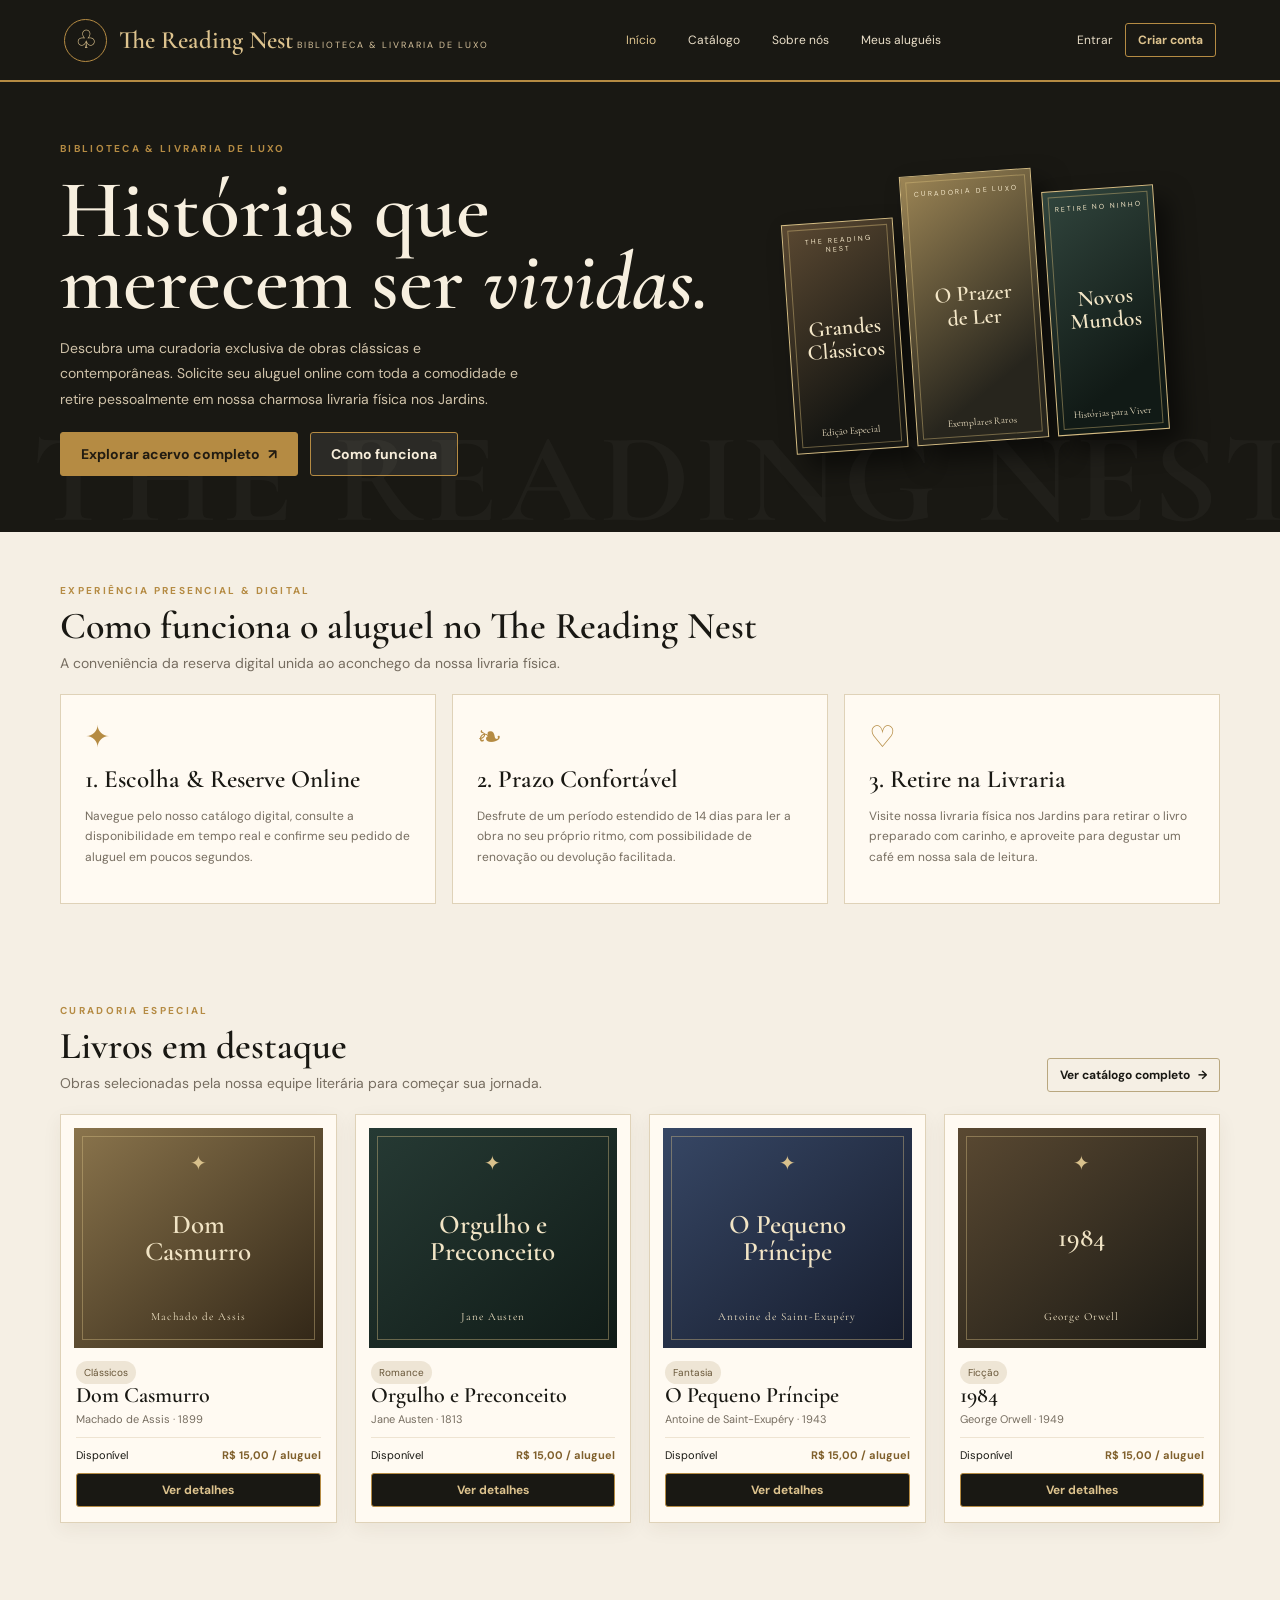
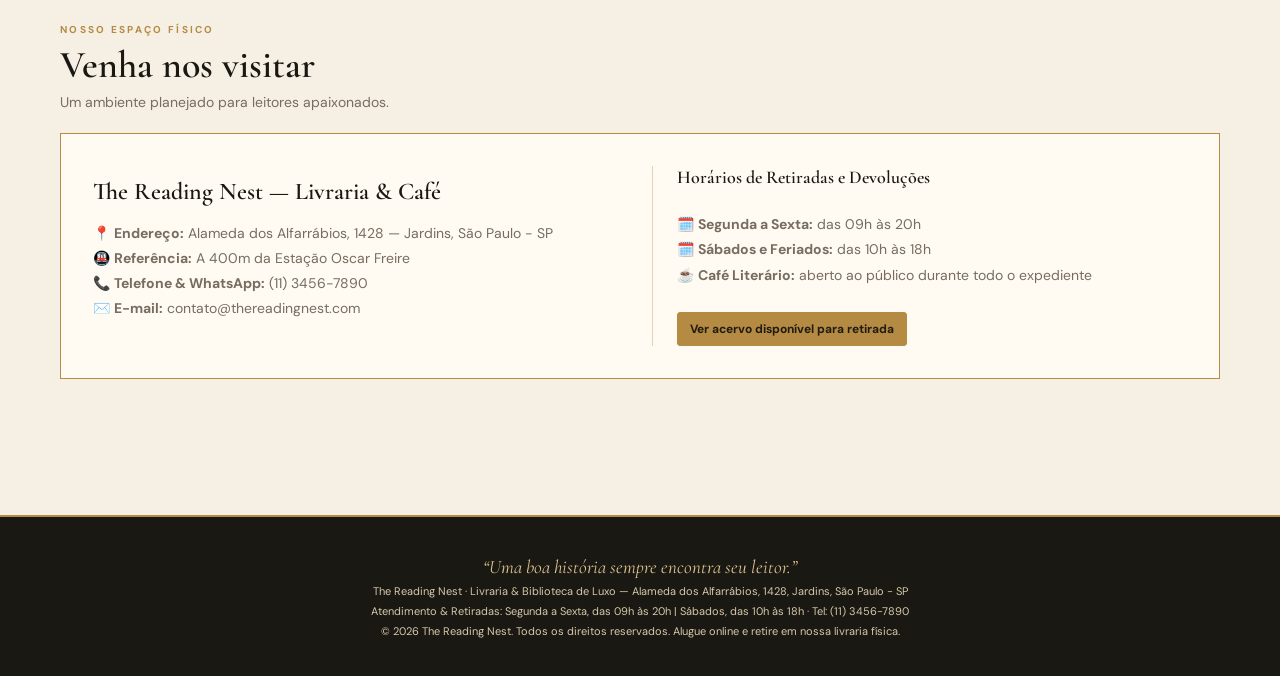
<file: index.html>
<!doctype html>
<html lang="pt-BR">

<head>
  <meta charset="utf-8">
  <meta name="viewport" content="width=device-width,initial-scale=1">
  <meta name="theme-color" content="#171612">
  <meta name="description" content="The Reading Nest — Biblioteca & Livraria de Luxo. Alugue online e retire em nossa livraria física.">
  <title>The Reading Nest | Biblioteca & Livraria de Luxo</title>
  <link rel="preconnect" href="https://fonts.googleapis.com">
  <link rel="preconnect" href="https://fonts.gstatic.com" crossorigin>
  <link
    href="https://fonts.googleapis.com/css2?family=Cormorant+Garamond:wght@400;500;600;700&family=DM+Sans:wght@400;500;600;700&display=swap"
    rel="stylesheet">
  <link rel="stylesheet" href="css/style.css">
</head>

<body data-page="home">
  <div id="app"></div>
  <script src="js/data.js"></script>
  <script src="js/app.js"></script>
</body>

</html>
</file>
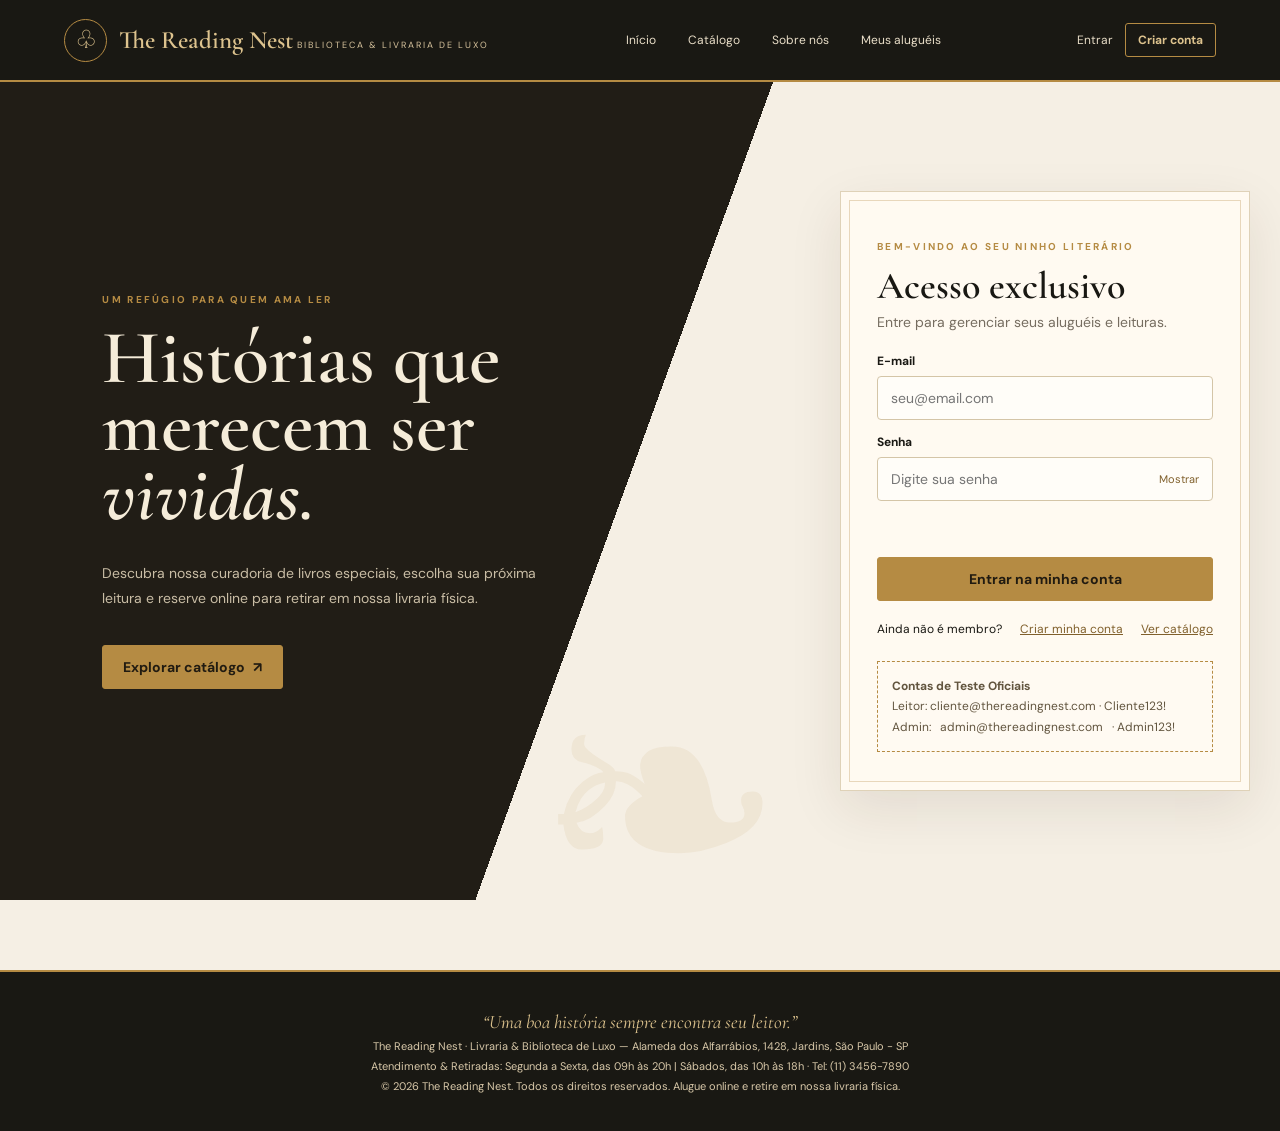
<file: admin.html>
<!doctype html>
<html lang="pt-BR">

<head>
    <meta charset="utf-8">
    <meta name="viewport" content="width=device-width,initial-scale=1">
    <title>Painel administrativo | The Reading Nest</title>
    <link rel="preconnect" href="https://fonts.googleapis.com">
    <link
        href="https://fonts.googleapis.com/css2?family=Cormorant+Garamond:wght@400;500;600;700&family=DM+Sans:wght@400;500;600;700&display=swap"
        rel="stylesheet">
    <link rel="stylesheet" href="css/style.css">
</head>

<body data-page="admin">
    <div id="app"></div>
    <script src="js/data.js"></script>
    <script src="js/app.js"></script>
</body>

</html>
</file>
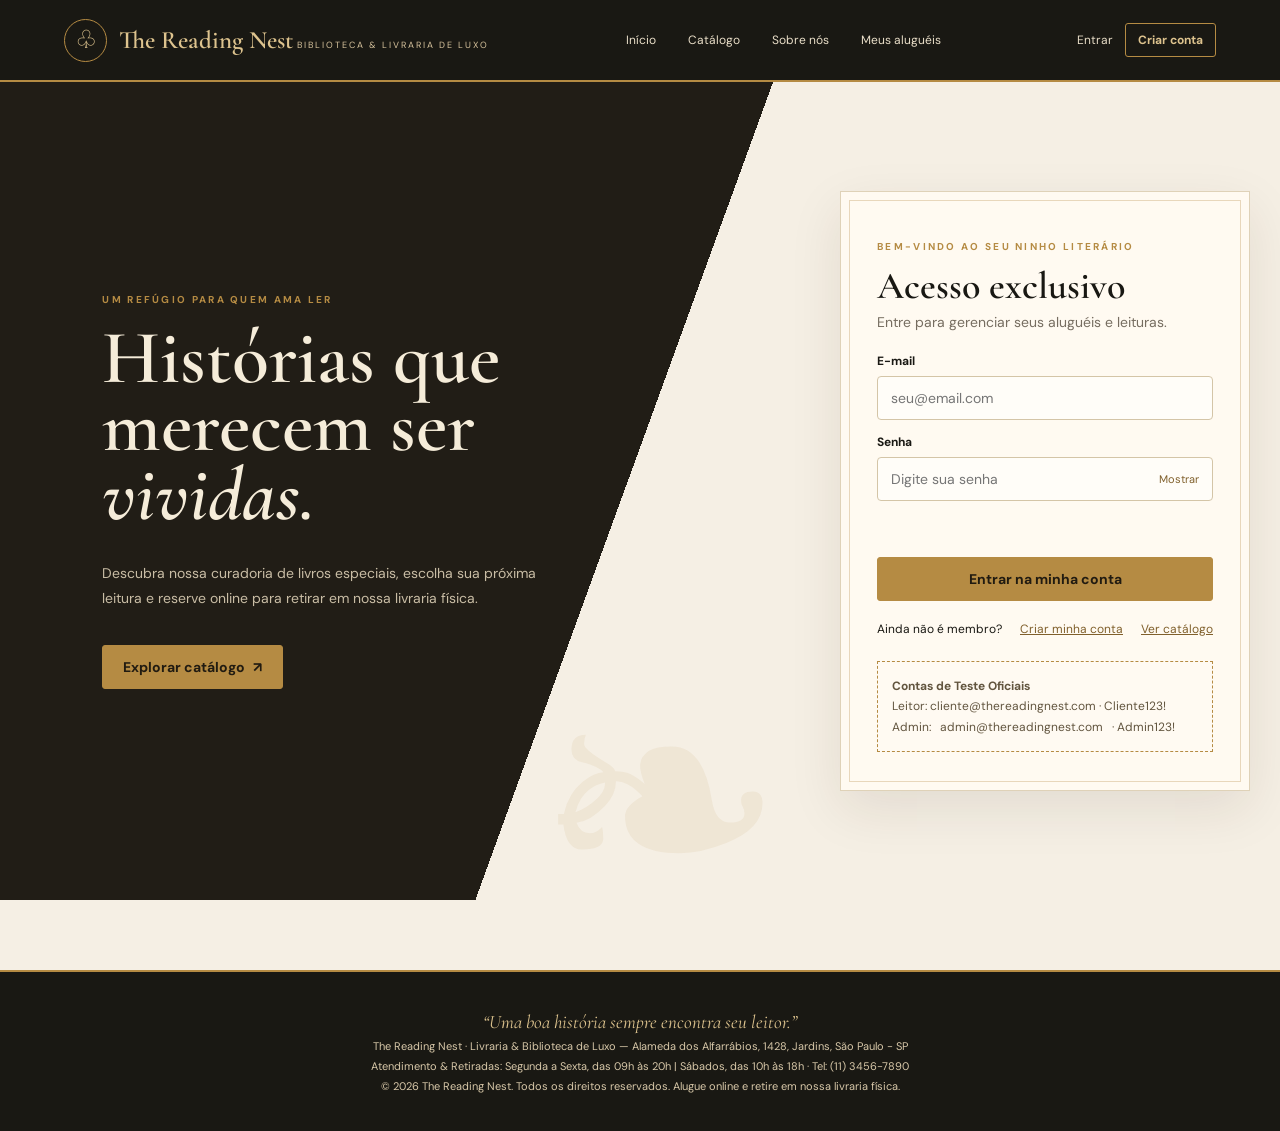
<file: alugueis.html>
<!doctype html>
<html lang="pt-BR">

<head>
    <meta charset="utf-8">
    <meta name="viewport" content="width=device-width,initial-scale=1">
    <title>Meus aluguéis | The Reading Nest</title>
    <link rel="preconnect" href="https://fonts.googleapis.com">
    <link
        href="https://fonts.googleapis.com/css2?family=Cormorant+Garamond:wght@400;500;600;700&family=DM+Sans:wght@400;500;600;700&display=swap"
        rel="stylesheet">
    <link rel="stylesheet" href="css/style.css">
</head>

<body data-page="rentals">
    <div id="app"></div>
    <script src="js/data.js"></script>
    <script src="js/app.js"></script>
</body>

</html>
</file>
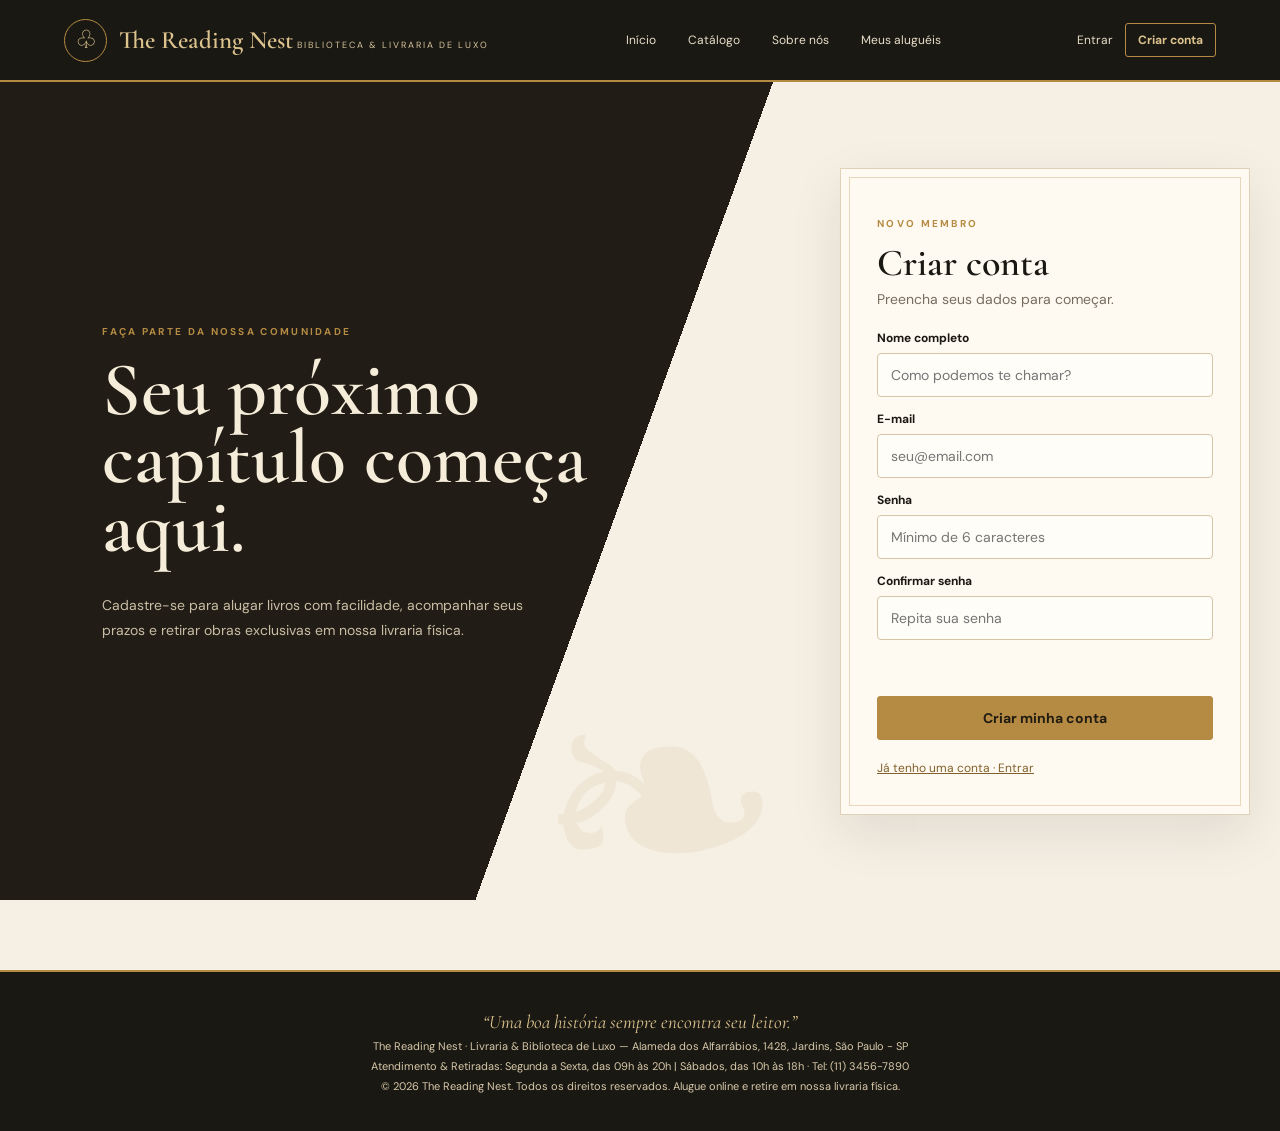
<file: cadastro.html>
<!doctype html>
<html lang="pt-BR">

<head>
    <meta charset="utf-8">
    <meta name="viewport" content="width=device-width,initial-scale=1">
    <title>Criar conta | The Reading Nest</title>
    <link rel="preconnect" href="https://fonts.googleapis.com">
    <link
        href="https://fonts.googleapis.com/css2?family=Cormorant+Garamond:wght@400;500;600;700&family=DM+Sans:wght@400;500;600;700&display=swap"
        rel="stylesheet">
    <link rel="stylesheet" href="css/style.css">
</head>

<body data-page="register">
    <div id="app"></div>
    <script src="js/data.js"></script>
    <script src="js/app.js"></script>
</body>

</html>
</file>
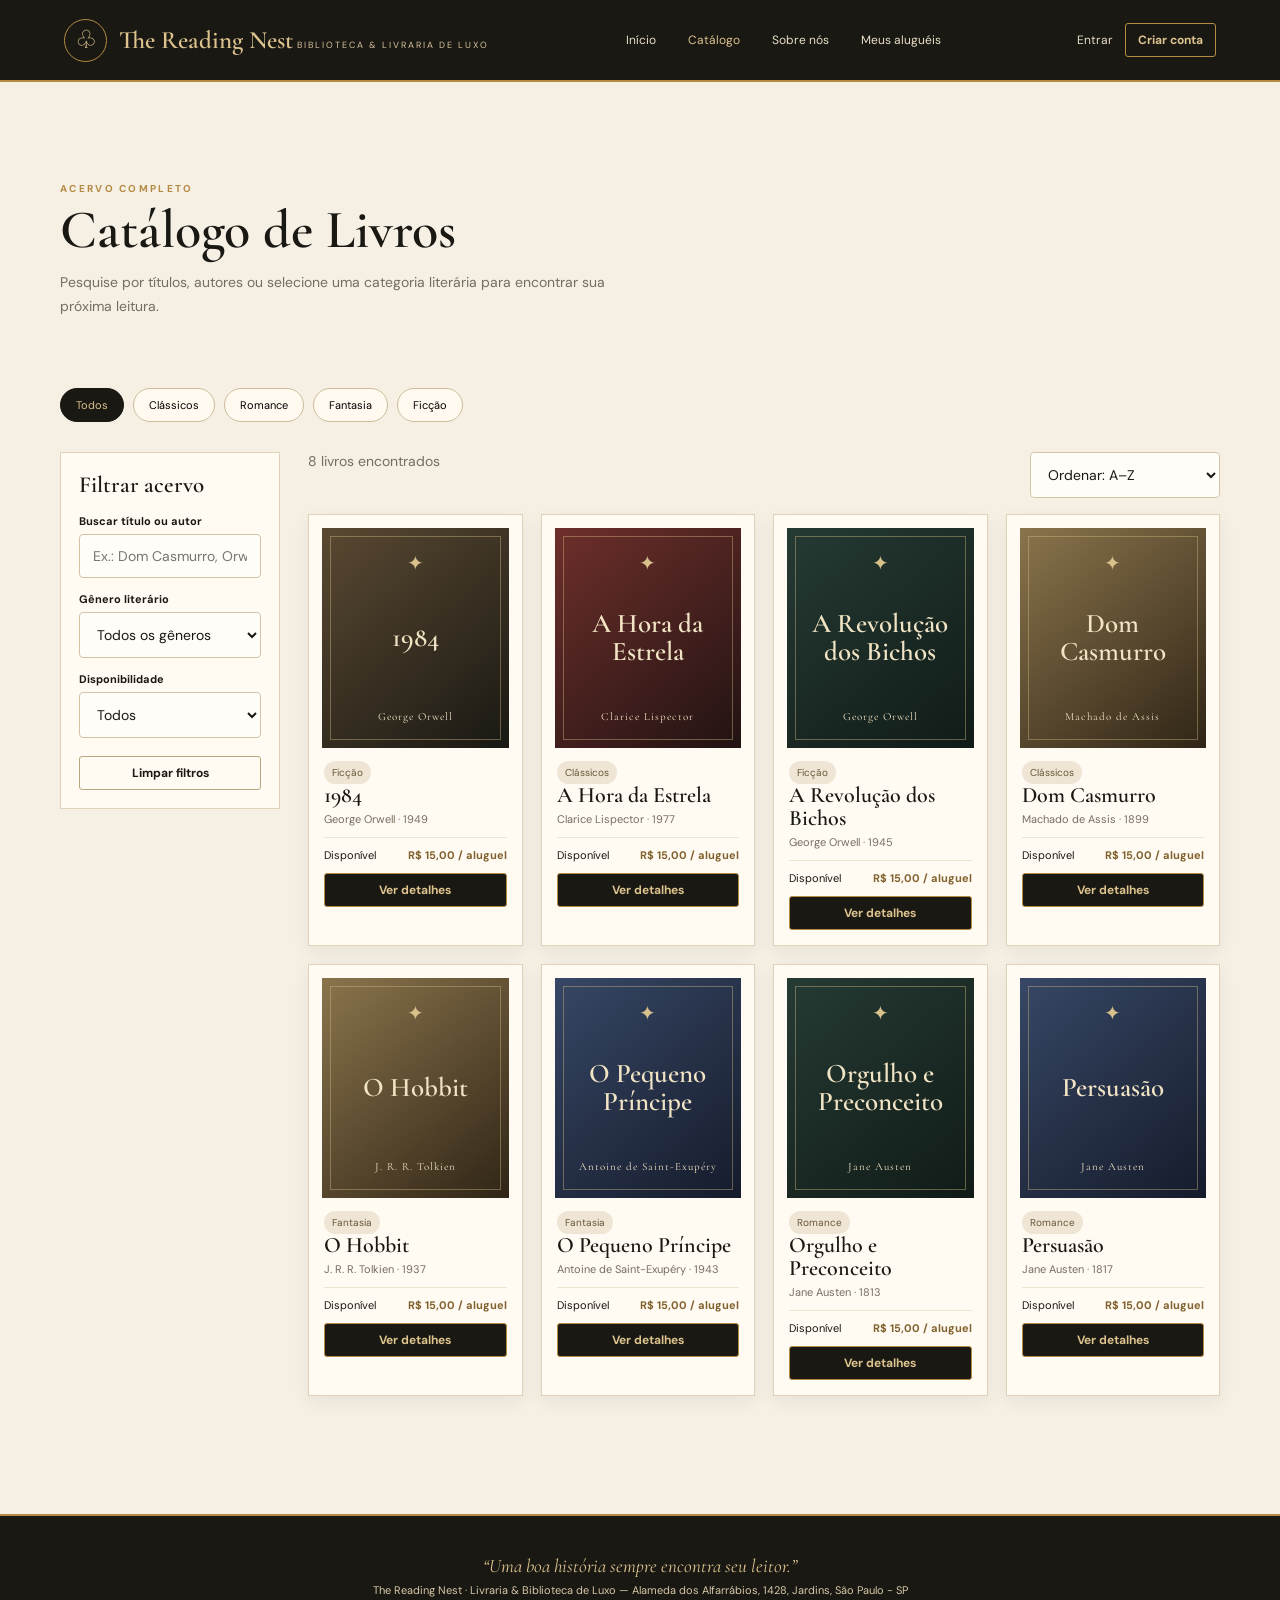
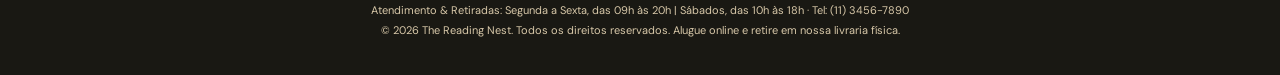
<file: catalogo.html>
<!doctype html>
<html lang="pt-BR">

<head>
    <meta charset="utf-8">
    <meta name="viewport" content="width=device-width,initial-scale=1">
    <title>Catálogo | The Reading Nest</title>
    <link rel="preconnect" href="https://fonts.googleapis.com">
    <link
        href="https://fonts.googleapis.com/css2?family=Cormorant+Garamond:wght@400;500;600;700&family=DM+Sans:wght@400;500;600;700&display=swap"
        rel="stylesheet">
    <link rel="stylesheet" href="css/style.css">
</head>

<body data-page="catalog">
    <div id="app"></div>
    <script src="js/data.js"></script>
    <script src="js/app.js"></script>
</body>

</html>
</file>
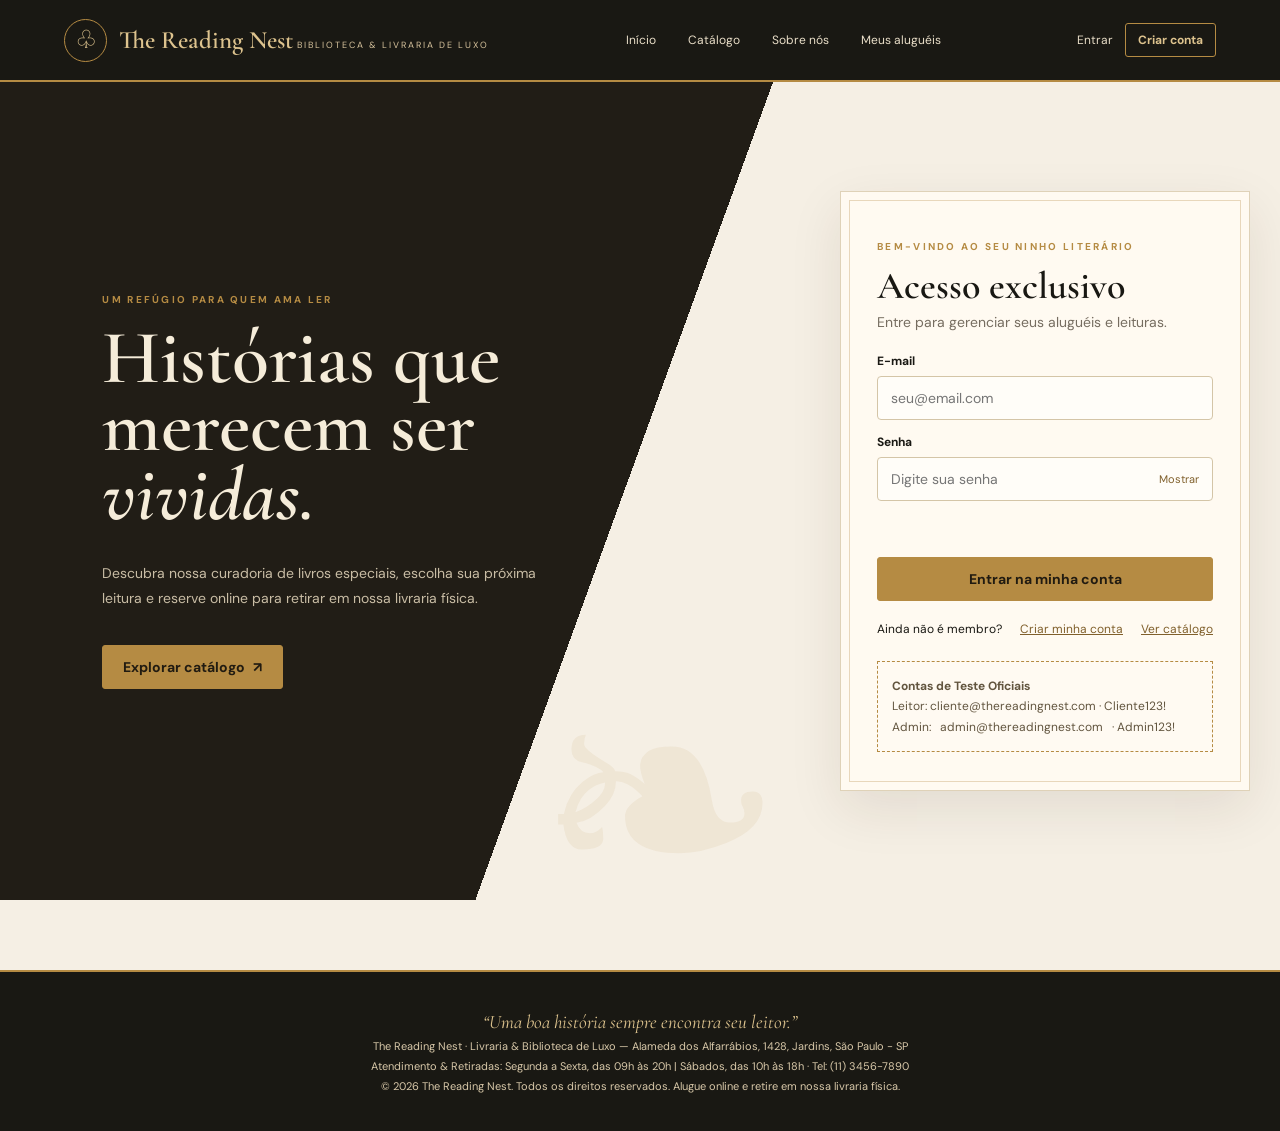
<file: cliente.html>
<!doctype html>
<html lang="pt-BR">

<head>
    <meta charset="utf-8">
    <meta name="viewport" content="width=device-width,initial-scale=1">
    <title>Minha conta | The Reading Nest</title>
    <link rel="preconnect" href="https://fonts.googleapis.com">
    <link
        href="https://fonts.googleapis.com/css2?family=Cormorant+Garamond:wght@400;500;600;700&family=DM+Sans:wght@400;500;600;700&display=swap"
        rel="stylesheet">
    <link rel="stylesheet" href="css/style.css">
</head>

<body data-page="account">
    <div id="app"></div>
    <script src="js/data.js"></script>
    <script src="js/app.js"></script>
</body>

</html>
</file>
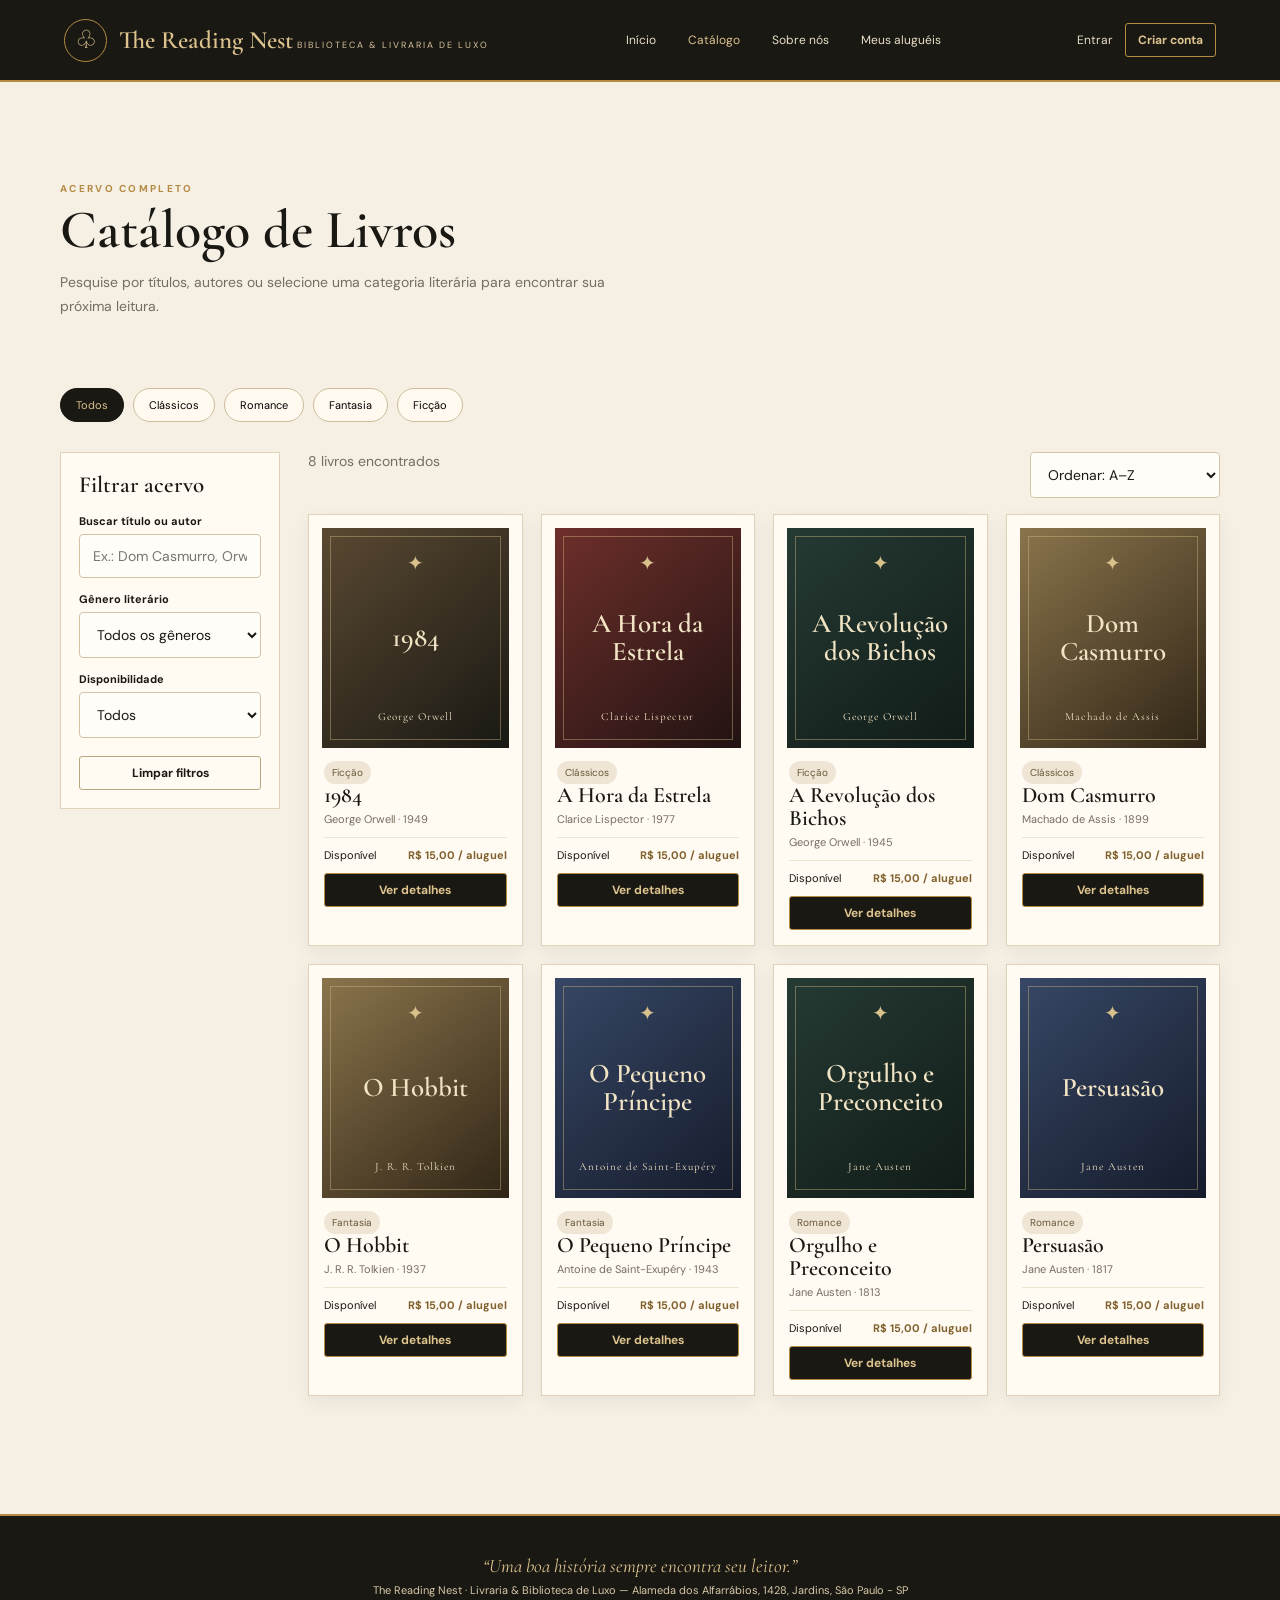
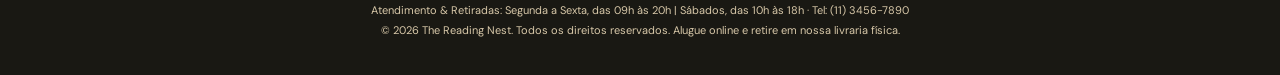
<file: livro.html>
<!doctype html>
<html lang="pt-BR">

<head>
    <meta charset="utf-8">
    <meta name="viewport" content="width=device-width,initial-scale=1">
    <title>Livro | The Reading Nest</title>
    <link rel="preconnect" href="https://fonts.googleapis.com">
    <link
        href="https://fonts.googleapis.com/css2?family=Cormorant+Garamond:wght@400;500;600;700&family=DM+Sans:wght@400;500;600;700&display=swap"
        rel="stylesheet">
    <link rel="stylesheet" href="css/style.css">
</head>

<body data-page="book">
    <div id="app"></div>
    <script src="js/data.js"></script>
    <script src="js/app.js"></script>
</body>

</html>
</file>
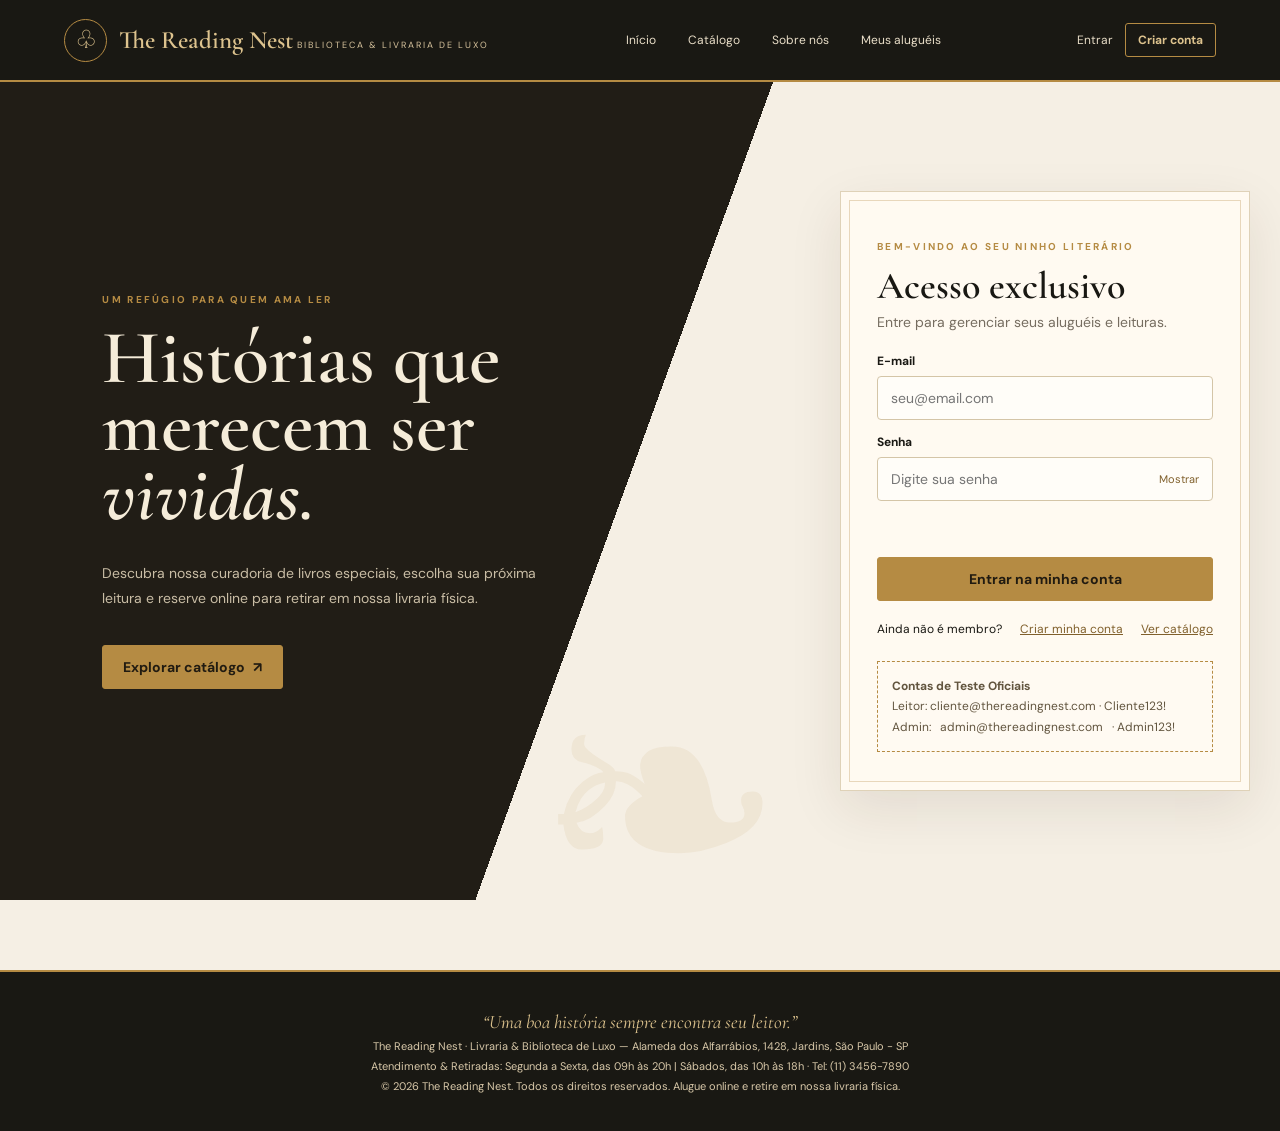
<file: login.html>
<!doctype html>
<html lang="pt-BR">

<head>
  <meta charset="utf-8">
  <meta name="viewport" content="width=device-width,initial-scale=1">
  <meta name="theme-color" content="#171612">
  <meta name="description" content="The Reading Nest — uma biblioteca para histórias que merecem ser vividas.">
  <title>Entrar | The Reading Nest</title>
  <link rel="preconnect" href="https://fonts.googleapis.com">
  <link rel="preconnect" href="https://fonts.gstatic.com" crossorigin>
  <link
    href="https://fonts.googleapis.com/css2?family=Cormorant+Garamond:wght@400;500;600;700&family=DM+Sans:wght@400;500;600;700&display=swap"
    rel="stylesheet">
  <link rel="stylesheet" href="css/style.css">
</head>

<body data-page="login">
  <div id="app"></div>
  <script src="js/data.js"></script>
  <script src="js/app.js"></script>
</body>

</html>
</file>
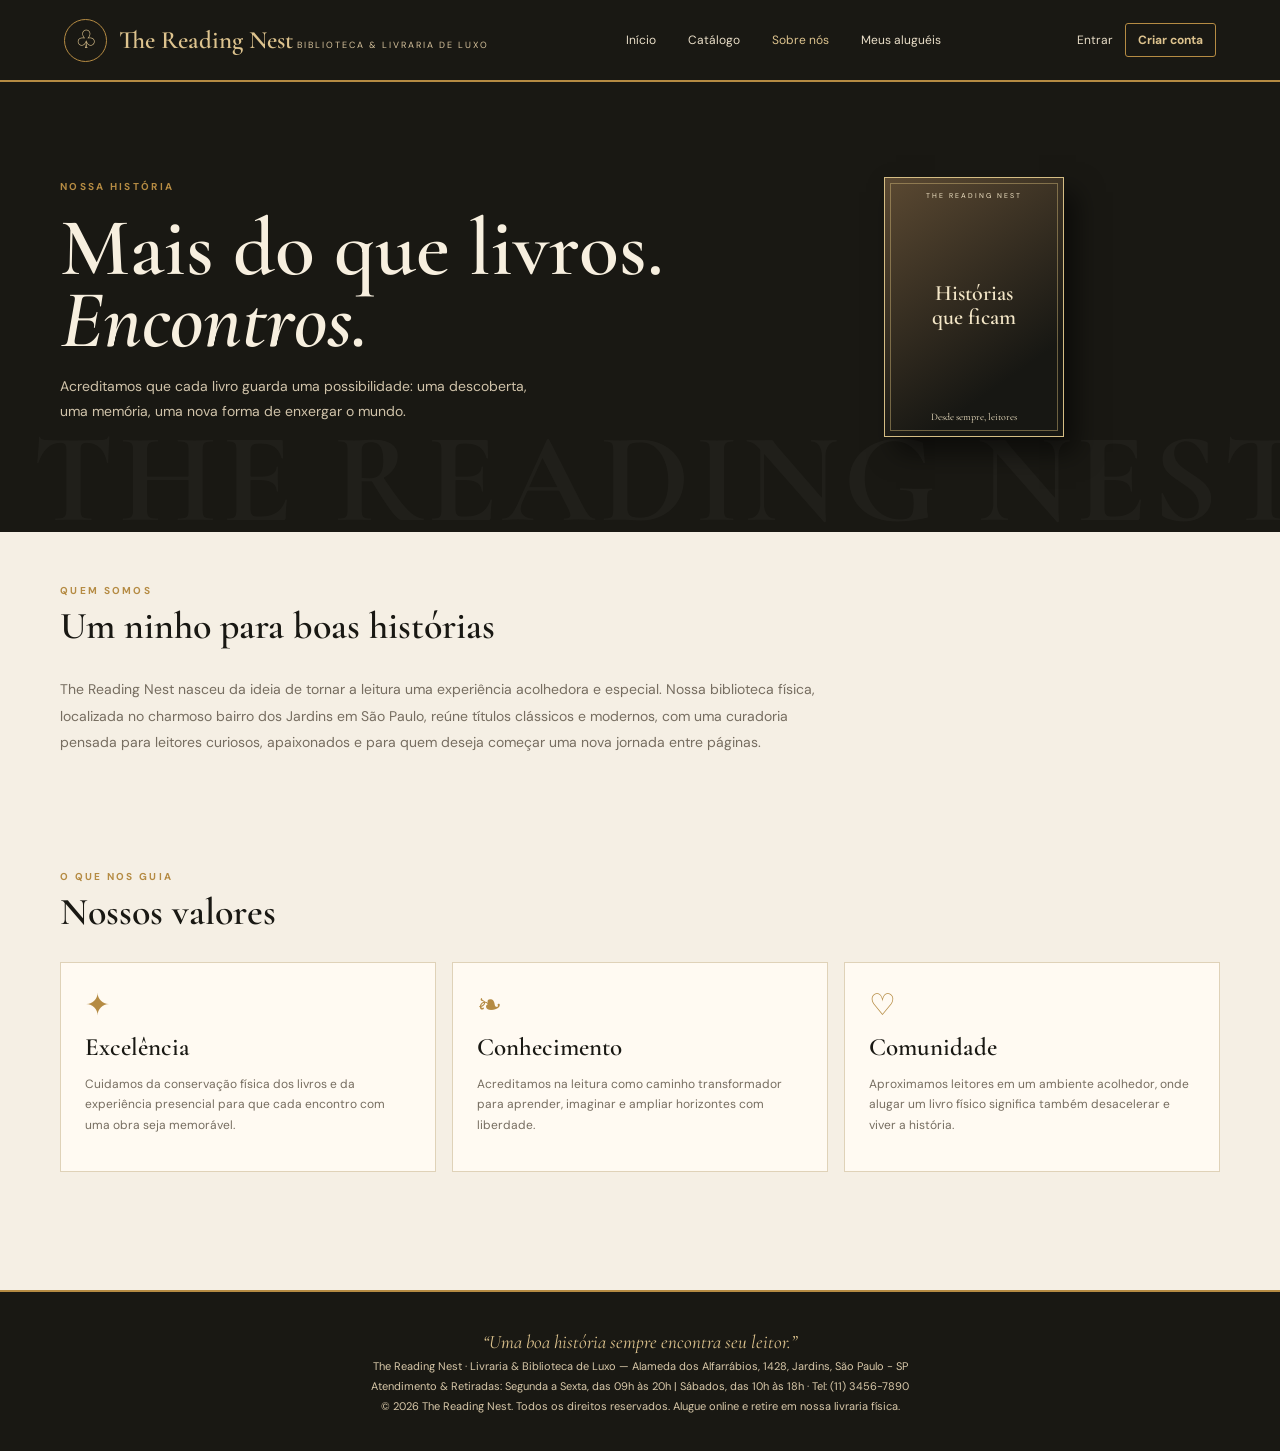
<file: sobre.html>
<!doctype html>
<html lang="pt-BR">

<head>
    <meta charset="utf-8">
    <meta name="viewport" content="width=device-width,initial-scale=1">
    <title>Sobre nós | The Reading Nest</title>
    <link rel="preconnect" href="https://fonts.googleapis.com">
    <link
        href="https://fonts.googleapis.com/css2?family=Cormorant+Garamond:wght@400;500;600;700&family=DM+Sans:wght@400;500;600;700&display=swap"
        rel="stylesheet">
    <link rel="stylesheet" href="css/style.css">
</head>

<body data-page="about">
    <div id="app"></div>
    <script src="js/data.js"></script>
    <script src="js/app.js"></script>
</body>

</html>
</file>
<file: css/style.css>
:root {
    --ink: #191813;
    --ink2: #29261f;
    --paper: #f5efe4;
    --paper2: #fffaf1;
    --gold: #b58b43;
    --gold2: #ddc38e;
    --line: #dfd2b8;
    --muted: #766d60;
    --green: #52735b;
    --red: #a34d43;
    --shadow: 0 18px 50px #30251518;
    --serif: 'Cormorant Garamond', Georgia, serif;
    --sans: 'DM Sans', Arial, sans-serif
}

* {
    box-sizing: border-box
}

html {
    scroll-behavior: smooth
}

body {
    margin: 0;
    background: var(--paper);
    color: var(--ink);
    font-family: var(--sans);
    font-size: 14px
}

a {
    color: inherit
}

button,
input,
select,
textarea {
    font: inherit
}

button {
    cursor: pointer
}

button:focus-visible,
a:focus-visible,
input:focus-visible,
select:focus-visible,
textarea:focus-visible {
    outline: 2px solid var(--gold);
    outline-offset: 3px
}

.hidden {
    display: none !important
}

.muted {
    color: var(--muted)
}

.eyebrow {
    font-size: 10px;
    letter-spacing: 2.3px;
    text-transform: uppercase;
    color: var(--gold);
    font-weight: 700
}

.serif {
    font-family: var(--serif)
}

.topbar {
    height: 82px;
    background: var(--ink);
    color: #f7edda;
    display: flex;
    align-items: center;
    justify-content: space-between;
    padding: 0 clamp(18px, 5vw, 76px);
    border-bottom: 2px solid var(--gold);
    position: sticky;
    top: 0;
    z-index: 20
}

.brand {
    display: flex;
    align-items: center;
    gap: 12px;
    text-decoration: none;
    color: var(--gold2)
}

.brand-mark {
    width: 43px;
    height: 43px;
    border: 1px solid var(--gold);
    border-radius: 50%;
    display: grid;
    place-items: center;
    font-family: var(--serif);
    font-size: 25px
}

.brand-name {
    font-family: var(--serif);
    font-size: 25px;
    line-height: 1;
    font-weight: 600
}

.brand-sub {
    font-size: 9px;
    letter-spacing: 2px;
    text-align: center;
    margin-top: 4px;
    color: #d7c39d
}

.nav {
    display: flex;
    align-items: center;
    gap: clamp(12px, 2.5vw, 32px)
}

.nav a {
    font-size: 12px;
    text-decoration: none;
    color: #e9dec8;
    transition: .2s
}

.nav a:hover,
.nav a.active {
    color: var(--gold2)
}

.nav-actions {
    display: flex;
    align-items: center;
    gap: 12px
}

.nav-icon {
    color: #e9dec8;
    text-decoration: none;
    font-size: 12px
}

.menu-toggle {
    display: none;
    background: none;
    border: 1px solid #786744;
    color: #fff;
    padding: 8px 10px;
    border-radius: 4px
}

.container {
    width: min(1160px, calc(100% - 40px));
    margin: auto
}

.page-head {
    padding: 48px 0 25px
}

.page-head h1 {
    font: 600 clamp(36px, 5vw, 54px)/.98 var(--serif);
    margin: 8px 0
}

.page-head p {
    color: var(--muted);
    max-width: 600px;
    line-height: 1.7
}

.btn {
    border: 1px solid var(--gold);
    background: var(--ink);
    color: var(--gold2);
    padding: 12px 20px;
    border-radius: 3px;
    font-weight: 700;
    text-decoration: none;
    display: inline-flex;
    justify-content: center;
    align-items: center;
    gap: 8px;
    transition: .2s
}

.btn:hover {
    background: #342b1c;
    transform: translateY(-1px)
}

.btn-light {
    background: transparent;
    color: var(--ink);
    border-color: #b9a77f
}

.btn-light:hover {
    background: #eee3cf
}

.nav-actions [data-action="logout"] {
    background: var(--gold2);
    color: #685638;
    border-color: var(--gold2)
}

.nav-actions [data-action="logout"]:hover {
    background: #e9dec8;
    border-color: #e9dec8
}

.btn-small {
    padding: 8px 12px;
    font-size: 12px
}

.btn-danger {
    background: #873c34;
    border-color: #873c34;
    color: white
}

.btn-gold {
    background: var(--gold);
    color: #211b11;
    border-color: var(--gold)
}

.form-control {
    width: 100%;
    border: 1px solid #d4c5a7;
    background: #fffdf8;
    border-radius: 4px;
    padding: 12px 13px;
    outline: none;
    color: var(--ink)
}

.form-control:focus {
    border-color: var(--gold);
    box-shadow: 0 0 0 3px #b58b431c
}

.field {
    display: grid;
    gap: 7px;
    margin: 14px 0
}

.field label {
    font-size: 12px;
    font-weight: 700
}

.form-row {
    display: grid;
    grid-template-columns: 1fr 1fr;
    gap: 14px
}

.notice {
    padding: 12px 14px;
    background: #f0e7d5;
    border-left: 3px solid var(--gold);
    color: #65563b;
    border-radius: 2px;
    line-height: 1.55;
    font-size: 12px
}

.site-footer {
    background: var(--ink);
    color: #d8c8a9;
    margin-top: 70px;
    padding: 32px 20px;
    text-align: center;
    border-top: 2px solid var(--gold)
}

.site-footer p {
    margin: 6px;
    font-size: 11px
}

.site-footer .tagline {
    font: italic 19px var(--serif);
    color: var(--gold2)
}

/* login and registration */
.auth-shell {
    min-height: calc(100vh - 82px);
    display: grid;
    grid-template-columns: minmax(0, 1fr) minmax(360px, 470px);
    background: linear-gradient(110deg, #211d16 0%, #211d16 49%, transparent 49%)
}

.auth-story {
    padding: clamp(35px, 8vw, 110px);
    display: flex;
    flex-direction: column;
    justify-content: center;
    color: #f5ecd9;
    position: relative;
    overflow: hidden
}

.auth-story:after {
    content: '❧';
    position: absolute;
    font: 300px var(--serif);
    color: #b58b4318;
    right: 3%;
    bottom: -90px
}

.auth-story h1 {
    font: 600 clamp(45px, 6vw, 76px)/.9 var(--serif);
    max-width: 600px;
    margin: 18px 0
}

.auth-story p {
    color: #c9bda5;
    max-width: 440px;
    line-height: 1.8
}

.auth-card-wrap {
    display: grid;
    place-items: center;
    padding: 40px 25px
}

.auth-card {
    width: min(100%, 410px);
    background: var(--paper2);
    padding: 38px 36px;
    border: 1px solid var(--line);
    box-shadow: var(--shadow);
    position: relative
}

.auth-card:before {
    content: '';
    position: absolute;
    inset: 8px;
    border: 1px solid #b58b4350;
    pointer-events: none
}

.auth-card>* {
    position: relative
}

.auth-card h2 {
    font: 600 38px var(--serif);
    margin: 4px 0
}

.auth-card .intro {
    color: var(--muted);
    margin: 0 0 22px
}

.auth-card .btn {
    width: 100%;
    margin-top: 8px
}

.auth-links {
    display: flex;
    justify-content: space-between;
    gap: 12px;
    flex-wrap: wrap;
    margin-top: 20px;
    font-size: 12px
}

.auth-links a {
    color: #80602c
}

.demo-box {
    margin-top: 20px;
    padding: 12px;
    background: #f1e8d7;
    font-size: 11px;
    line-height: 1.7;
    color: #62553f
}

.password-box {
    position: relative
}

.password-box input {
    padding-right: 56px
}

.password-toggle {
    position: absolute;
    right: 8px;
    top: 50%;
    transform: translateY(-50%);
    border: 0;
    background: none;
    color: #80602c;
    font-size: 11px
}

/* hero */
.hero {
    background: var(--ink);
    color: #f7efdf;
    min-height: 450px;
    display: grid;
    grid-template-columns: 1.15fr .85fr;
    align-items: center;
    padding: 55px max(calc((100% - 1160px)/2), 30px);
    position: relative;
    overflow: hidden
}

.hero:after {
    content: 'THE READING NEST';
    position: absolute;
    right: -30px;
    bottom: -25px;
    font: 700 clamp(55px, 10vw, 140px) var(--serif);
    letter-spacing: 5px;
    color: #ffffff08;
    white-space: nowrap
}

.hero-copy {
    position: relative;
    z-index: 1
}

.hero h1 {
    font: 600 clamp(48px, 6.4vw, 82px)/.88 var(--serif);
    max-width: 660px;
    margin: 18px 0
}

.hero p {
    color: #d0c3aa;
    line-height: 1.8;
    max-width: 470px
}

.hero-art {
    height: 340px;
    display: flex;
    justify-content: center;
    align-items: center;
    position: relative;
    z-index: 1
}

.hero-books {
    display: flex;
    align-items: end;
    gap: 9px;
    transform: rotate(-4deg)
}

.book-cover {
    width: 112px;
    height: 230px;
    border: 1px solid #d5bd84;
    box-shadow: 12px 15px 25px #0008;
    display: flex;
    flex-direction: column;
    justify-content: space-between;
    padding: 13px 10px;
    color: #f3e6c7;
    text-align: center;
    background: linear-gradient(145deg, #5b4932, #171713 75%);
    position: relative
}

.book-cover:nth-child(2) {
    height: 270px;
    width: 132px;
    background: linear-gradient(145deg, #9c8555, #27251d 75%)
}

.book-cover:nth-child(3) {
    height: 245px;
    background: linear-gradient(145deg, #31453d, #111a16 75%)
}

.book-cover:before {
    content: '';
    position: absolute;
    inset: 5px;
    border: 1px solid #d4b97875
}

.book-cover small {
    font-size: 7px;
    letter-spacing: 2px
}

.book-cover strong {
    font: 600 22px/1.05 var(--serif)
}

.book-cover span {
    font: 10px var(--serif)
}

.section {
    padding: 48px 0
}

.section-title {
    display: flex;
    align-items: end;
    justify-content: space-between;
    gap: 20px;
    margin-bottom: 22px
}

.section-title h2 {
    font: 600 38px var(--serif);
    margin: 5px 0
}

.section-title p {
    margin: 0;
    color: var(--muted)
}

.book-grid {
    display: grid;
    grid-template-columns: repeat(4, 1fr);
    gap: 18px
}

.book-card {
    background: #fffaf2;
    border: 1px solid var(--line);
    padding: 13px;
    transition: .22s;
    box-shadow: 0 6px 18px #392b1410
}

.book-card:hover {
    transform: translateY(-4px);
    box-shadow: var(--shadow)
}

.cover-art {
    height: 220px;
    display: grid;
    place-items: center;
    position: relative;
    overflow: hidden;
    background: linear-gradient(140deg, #5a4932, #191813);
    color: #f1e4c5;
    padding: 20px;
    text-align: center
}

.cover-art:before {
    content: '';
    position: absolute;
    inset: 8px;
    border: 1px solid #d5bd846b
}

.cover-art:after {
    content: '✦';
    position: absolute;
    top: 22px;
    font-size: 20px;
    color: #d9c18c
}

.cover-art .cover-title {
    font: 600 27px/1.02 var(--serif);
    max-width: 150px;
    z-index: 1
}

.cover-art .cover-author {
    position: absolute;
    bottom: 25px;
    font: 11px var(--serif);
    letter-spacing: 1px
}

.cover-art.tone-1 {
    background: linear-gradient(140deg, #263a34, #101b17)
}

.cover-art.tone-2 {
    background: linear-gradient(140deg, #6e2f2b, #211312)
}

.cover-art.tone-3 {
    background: linear-gradient(140deg, #374765, #151b2b)
}

.cover-art.tone-4 {
    background: linear-gradient(140deg, #8a744c, #302516)
}

.book-info {
    padding: 13px 2px 2px
}

.book-info h3 {
    font: 600 22px/1.05 var(--serif);
    margin: 0 0 5px
}

.book-info p {
    font-size: 11px;
    color: var(--muted);
    margin: 0 0 11px
}

.book-meta {
    display: flex;
    justify-content: space-between;
    align-items: center;
    font-size: 11px;
    border-top: 1px solid #eee4d2;
    padding-top: 10px
}

.book-meta strong {
    color: #80602c
}

.book-actions {
    display: flex;
    gap: 7px;
    margin-top: 11px
}

.book-actions .btn {
    flex: 1
}

.pill {
    font-size: 10px;
    padding: 5px 8px;
    border-radius: 30px;
    background: #eee5d5;
    color: #685638;
    display: inline-block
}

.categories {
    display: flex;
    gap: 9px;
    flex-wrap: wrap
}

.category-chip {
    border: 1px solid #cdbd9c;
    padding: 9px 15px;
    background: #fff9ef;
    border-radius: 30px;
    text-decoration: none;
    font-size: 11px
}

.category-chip:hover,
.category-chip.active {
    background: var(--ink);
    color: var(--gold2);
    border-color: var(--ink)
}

.catalog-layout {
    display: grid;
    grid-template-columns: 220px 1fr;
    gap: 28px
}

.filter-panel {
    background: #fffaf2;
    border: 1px solid var(--line);
    padding: 18px;
    height: max-content
}

.filter-panel h3 {
    font: 600 23px var(--serif);
    margin: 0 0 15px
}

.filter-panel label {
    display: block;
    font-size: 11px;
    font-weight: 700;
    margin: 14px 0 6px
}

.filter-panel select,
.filter-panel input {
    width: 100%
}

.catalog-toolbar {
    display: flex;
    gap: 10px;
    justify-content: space-between;
    margin-bottom: 16px
}

.catalog-toolbar input {
    max-width: 330px
}

.empty-state {
    text-align: center;
    padding: 50px 20px;
    color: var(--muted);
    background: #fffaf2;
    border: 1px dashed var(--line)
}

/* book detail, account, tables */
.detail-layout {
    display: grid;
    grid-template-columns: 330px 1fr;
    gap: 48px;
    align-items: start;
    padding: 35px 0 60px
}

.detail-cover .cover-art {
    height: 440px
}

.detail-copy h1 {
    font: 600 52px/.95 var(--serif);
    margin: 10px 0
}

.detail-copy .lead {
    color: var(--muted);
    line-height: 1.8;
    max-width: 650px
}

.detail-facts {
    display: grid;
    grid-template-columns: repeat(3, 1fr);
    gap: 12px;
    margin: 25px 0
}

.fact {
    padding: 14px;
    background: #fff9ef;
    border: 1px solid var(--line)
}

.fact small {
    display: block;
    color: var(--muted);
    font-size: 10px;
    margin-bottom: 5px
}

.fact strong {
    font: 600 20px var(--serif)
}

.dashboard-grid {
    display: grid;
    grid-template-columns: repeat(3, 1fr);
    gap: 16px;
    margin: 25px 0
}

.stat-card {
    background: #fffaf2;
    border: 1px solid var(--line);
    padding: 19px
}

.stat-card small {
    color: var(--muted);
    font-size: 11px
}

.stat-card strong {
    display: block;
    font: 600 35px var(--serif);
    margin-top: 7px
}

.panel {
    background: #fffaf2;
    border: 1px solid var(--line);
    padding: 22px;
    margin: 18px 0
}

.panel h2,
.panel h3 {
    font: 600 27px var(--serif);
    margin: 0 0 15px
}

.table-wrap {
    overflow-x: auto;
    -webkit-overflow-scrolling: touch
}

table {
    width: 100%;
    border-collapse: collapse;
    min-width: 620px
}

th,
td {
    text-align: left;
    padding: 12px 10px;
    border-bottom: 1px solid #e9dfce;
    font-size: 12px
}

th {
    font-size: 10px;
    text-transform: uppercase;
    letter-spacing: 1px;
    color: #786b54;
    background: #f6efe2
}

.status {
    font-size: 10px;
    padding: 5px 8px;
    border-radius: 20px;
    background: #e6eee5;
    color: #45634a
}

.status.pending {
    background: #f5ebd7;
    color: #886b32
}

.status.cancelled {
    background: #f4e3df;
    color: #934c43
}

.profile-layout {
    display: grid;
    grid-template-columns: 240px 1fr;
    gap: 24px
}

.profile-menu {
    background: var(--ink);
    padding: 20px;
    color: #f1e5ce;
    height: max-content
}

.profile-menu a {
    display: block;
    text-decoration: none;
    padding: 12px 6px;
    border-bottom: 1px solid #ffffff20;
    color: #e5d7bc;
    font-size: 12px
}

.profile-menu a.active {
    color: var(--gold2)
}

.profile-summary {
    display: flex;
    gap: 15px;
    align-items: center
}

.avatar {
    width: 55px;
    height: 55px;
    border-radius: 50%;
    background: #e6d6b7;
    color: #47371e;
    display: grid;
    place-items: center;
    font: 600 25px var(--serif)
}

.admin-shell {
    display: grid;
    grid-template-columns: 225px 1fr;
    min-height: calc(100vh - 82px)
}

.admin-sidebar {
    background: var(--ink);
    padding: 28px 18px;
    color: #e8ddc7
}

.admin-sidebar .eyebrow {
    padding: 0 10px
}

.admin-sidebar a {
    display: block;
    text-decoration: none;
    color: #d6c8ac;
    padding: 12px 10px;
    border-radius: 3px;
    font-size: 12px;
    margin: 3px 0
}

.admin-sidebar a:hover,
.admin-sidebar a.active {
    background: #ffffff12;
    color: var(--gold2)
}

.admin-main {
    padding: 28px clamp(18px, 4vw, 48px);
    min-width: 0
}

.admin-top {
    display: flex;
    justify-content: space-between;
    align-items: center;
    gap: 15px
}

.admin-top h1 {
    font: 600 38px var(--serif);
    margin: 0
}

.admin-stats {
    display: grid;
    grid-template-columns: repeat(4, 1fr);
    gap: 13px
}

.admin-stats .stat-card {
    background: var(--ink);
    color: #f5ead5;
    border-color: #51442d
}

.admin-stats .stat-card small {
    color: #cdbb96
}

.admin-stats .stat-card strong {
    color: var(--gold2)
}

.admin-actions {
    display: flex;
    gap: 8px;
    flex-wrap: wrap
}

.modal-backdrop {
    position: fixed;
    inset: 0;
    background: #17140fcc;
    display: grid;
    place-items: center;
    padding: 20px;
    z-index: 50
}

.modal {
    width: min(100%, 520px);
    min-width: 0;
    background: var(--paper2);
    padding: 28px;
    border: 1px solid var(--gold);
    max-height: 90vh;
    overflow: auto;
    overflow-wrap: anywhere
}

.modal-head {
    display: flex;
    justify-content: space-between;
    align-items: center;
    gap: 12px
}

.modal-head h2 {
    font: 600 30px var(--serif);
    margin: 0;
    min-width: 0
}

.close-modal {
    border: 0;
    background: none;
    font-size: 24px
}

.toast {
    position: fixed;
    right: 20px;
    bottom: 20px;
    background: var(--ink);
    color: #f5ead5;
    padding: 13px 18px;
    border-left: 3px solid var(--gold);
    z-index: 80;
    box-shadow: var(--shadow);
    max-width: min(360px, calc(100% - 40px))
}

.values-grid {
    display: grid;
    grid-template-columns: repeat(3, 1fr);
    gap: 16px
}

.value-card {
    background: #fffaf2;
    border: 1px solid var(--line);
    padding: 24px
}

.value-card .symbol {
    font: 30px var(--serif);
    color: var(--gold)
}

.value-card h3 {
    font: 600 25px var(--serif);
    margin: 8px 0
}

.value-card p {
    color: var(--muted);
    line-height: 1.7;
    font-size: 12px
}

@media(max-width:900px) {
    .menu-toggle {
        display: block
    }

    .nav {
        display: none;
        position: absolute;
        top: 100%;
        left: 0;
        right: 0;
        max-height: calc(100vh - 82px);
        overflow-y: auto;
        background: var(--ink);
        padding: 10px 22px 18px;
        flex-direction: column;
        align-items: flex-start;
        border-bottom: 1px solid var(--gold);
        z-index: 21
    }

    .nav.open {
        display: flex
    }

    .nav a {
        width: 100%;
        min-height: 44px;
        display: flex;
        align-items: center;
        font-size: 12px
    }

    .book-grid {
        grid-template-columns: repeat(3, 1fr)
    }

    .admin-stats {
        grid-template-columns: repeat(2, 1fr)
    }

    .hero {
        padding-left: 30px;
        padding-right: 30px
    }

    .hero-art {
        transform: scale(.85)
    }
}

@media(max-width:700px) {
    .topbar {
        height: 72px
    }

    .menu-toggle {
        display: block
    }

    .nav {
        top: 100%;
        max-height: calc(100vh - 72px)
    }

    .nav-actions {
        margin-left: auto;
        margin-right: 12px
    }

    .auth-shell {
        grid-template-columns: 1fr;
        background: var(--ink)
    }

    .auth-story {
        padding: 36px 24px 22px;
        min-height: 260px
    }

    .auth-story h1 {
        font-size: 46px
    }

    .auth-card-wrap {
        padding: 22px 16px 38px
    }

    .auth-card {
        padding: 27px 22px
    }

    .hero {
        grid-template-columns: minmax(0, 1fr);
        padding: 42px 22px 20px
    }

    .hero-copy,
    .hero-art {
        min-width: 0
    }

    .hero-art {
        height: 235px;
        transform: scale(.76);
        transform-origin: center top
    }

    .hero h1 {
        font-size: 52px
    }

    .container {
        width: min(100% - 24px, 1160px)
    }

    .section {
        padding: 40px 0
    }

    .section-title h2 {
        font-size: 34px
    }

    .book-grid {
        grid-template-columns: repeat(2, minmax(0, 1fr));
        gap: 11px
    }

    .book-card {
        min-width: 0;
        padding: 11px
    }

    .cover-art {
        height: 180px
    }

    .catalog-layout {
        grid-template-columns: minmax(0, 1fr)
    }

    .catalog-layout > div {
        min-width: 0
    }

    .filter-panel {
        order: 1
    }

    .catalog-toolbar {
        flex-wrap: wrap
    }

    .catalog-toolbar input {
        max-width: none
    }

    .detail-layout {
        grid-template-columns: minmax(0, 1fr);
        gap: 25px
    }

    .detail-copy {
        min-width: 0
    }

    .detail-facts {
        grid-template-columns: repeat(3, minmax(0, 1fr))
    }

    .fact {
        min-width: 0
    }

    .detail-cover {
        max-width: 270px;
        margin: auto;
        width: 100%
    }

    .detail-cover .cover-art {
        height: 330px
    }

    .detail-copy h1 {
        font-size: 40px
    }

    .dashboard-grid {
        grid-template-columns: 1fr 1fr
    }

    .profile-layout {
        grid-template-columns: 1fr
    }

    .profile-menu {
        display: flex;
        gap: 8px;
        overflow: auto;
        padding: 10px
    }

    .profile-menu a {
        white-space: nowrap;
        border: 0
    }

    .admin-shell {
        grid-template-columns: 1fr
    }

    .admin-sidebar {
        display: flex;
        overflow: auto;
        gap: 5px;
        padding: 8px
    }

    .admin-sidebar .eyebrow {
        display: none
    }

    .admin-sidebar a {
        white-space: nowrap;
        padding: 10px
    }

    .admin-main {
        padding: 20px 14px
    }

    .admin-stats {
        grid-template-columns: 1fr 1fr
    }

    .admin-top {
        align-items: flex-start;
        flex-direction: column
    }

    .values-grid {
        grid-template-columns: 1fr
    }

    .form-row {
        grid-template-columns: 1fr
    }

    .page-head {
        padding-top: 28px
    }

    .section-title {
        align-items: flex-start;
        flex-direction: column
    }

    .site-footer {
        margin-top: 45px
    }
}

@media(max-width:540px) {
    .topbar {
        display: grid;
        grid-template-columns: minmax(0, 1fr) auto;
        grid-template-areas:
            "brand menu"
            "actions actions";
        gap: 8px;
        height: auto;
        min-height: 72px;
        padding: 10px 15px
    }

    .brand {
        grid-area: brand;
        min-width: 0;
        gap: 8px
    }

    .brand-mark {
        width: 37px;
        height: 37px;
        flex: 0 0 37px;
        font-size: 22px
    }

    .brand-name {
        font-size: clamp(18px, 5vw, 22px);
        white-space: nowrap
    }

    .brand-sub {
        font-size: 7px;
        letter-spacing: 1.2px
    }

    .menu-toggle {
        grid-area: menu;
        min-height: 42px
    }

    .nav {
        top: 100%;
        max-height: calc(100vh - 120px)
    }

    .nav-actions {
        grid-area: actions;
        width: 100%;
        justify-content: flex-start;
        gap: 10px;
        margin: 0
    }

    .btn,
    .category-chip,
    .menu-toggle {
        min-height: 44px
    }

    .form-control {
        font-size: 16px
    }

    .panel {
        padding: 14px
    }

    .stat-card {
        padding: 16px
    }

    .panel [style*="grid-template-columns"] {
        grid-template-columns: minmax(0, 1fr) !important
    }

    .detail-facts {
        grid-template-columns: repeat(2, minmax(0, 1fr))
    }

    .fact {
        padding: 12px
    }

    .fact strong {
        font-size: 18px;
        line-height: 1.15;
        overflow-wrap: anywhere
    }

    .modal {
        padding: 20px
    }

    .modal-head {
        align-items: flex-start
    }

    .modal-head h2 {
        font-size: 26px
    }

    .close-modal {
        flex: 0 0 44px;
        min-height: 44px;
        display: grid;
        place-items: center
    }

    .site-footer p {
        line-height: 1.6;
        overflow-wrap: anywhere
    }
}

@media(max-width:390px) {
    .book-grid {
        grid-template-columns: repeat(2, minmax(0, 1fr))
    }

    .book-meta {
        align-items: flex-start;
        flex-direction: column;
        gap: 5px
    }

    .cover-art {
        height: 160px
    }

    .cover-art .cover-title {
        font-size: 22px
    }

    .admin-stats {
        grid-template-columns: 1fr 1fr
    }

    .stat-card strong {
        font-size: 28px
    }
}
</file>
